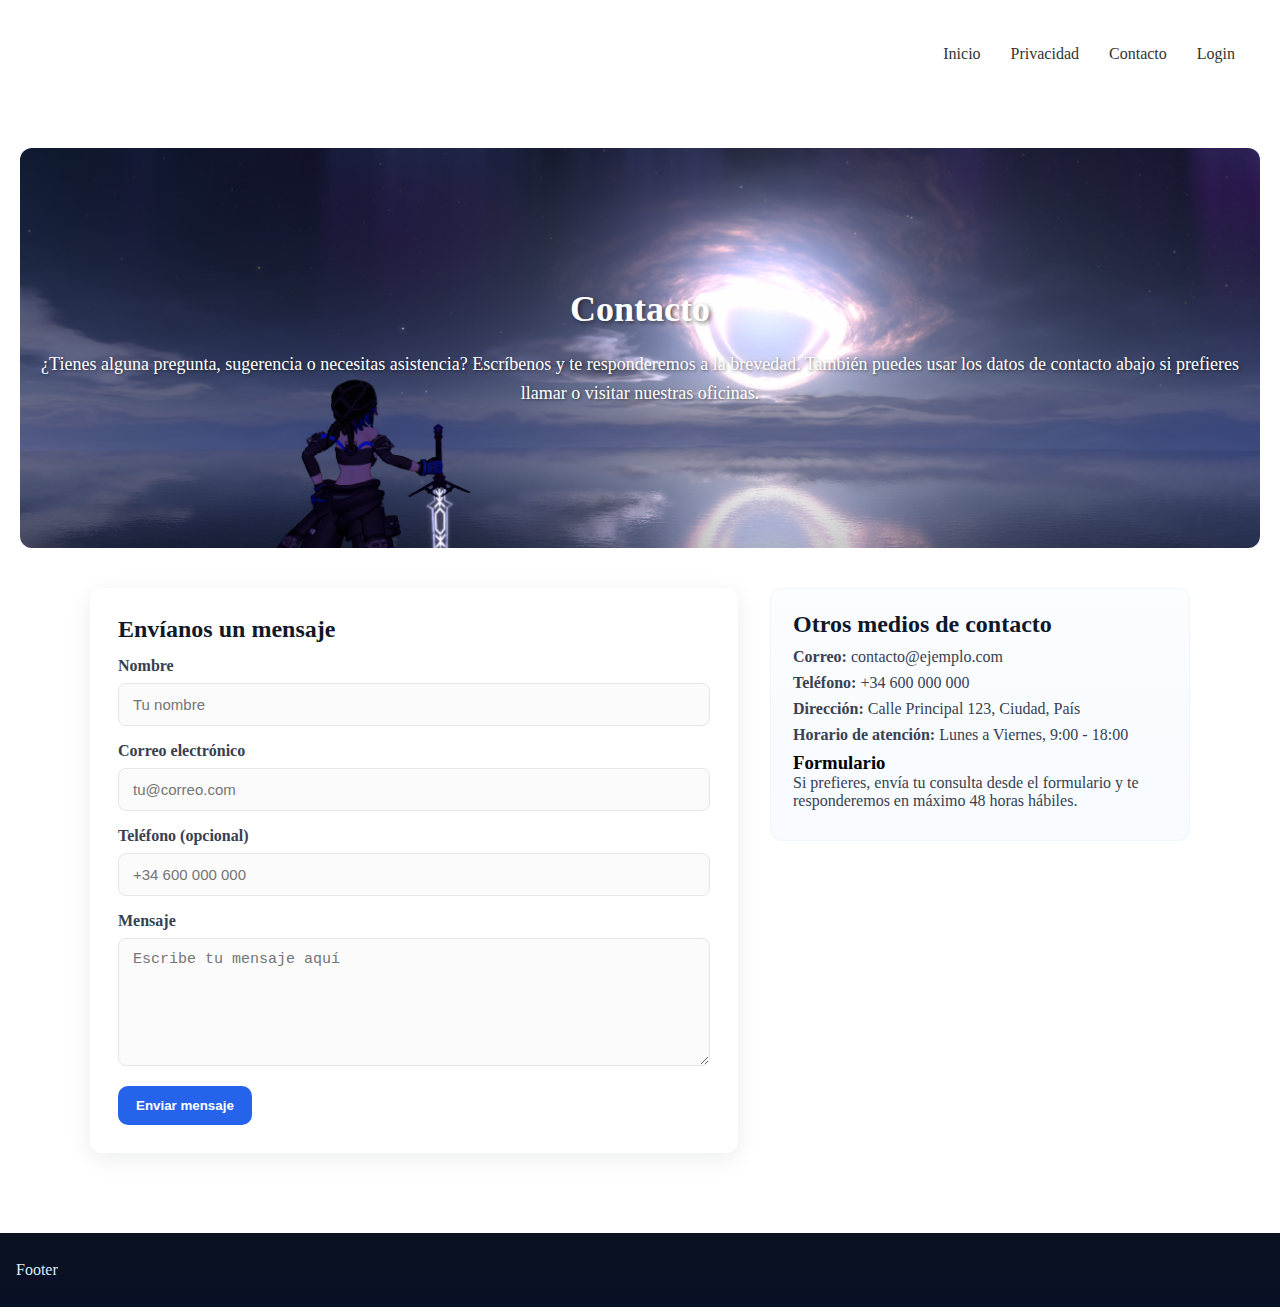
<file: paginas/contacto.html>
<!DOCTYPE html>
<html lang="en">
<head>
    <meta charset="UTF-8">
    <meta name="viewport" content="width=device-width, initial-scale=1.0">
    <title>Inicio</title>
    <link rel="stylesheet" href="../estilos.css">
</head>
<body>
    <header>
        <details class="menu-mobile">
            <summary>☰ Menú</summary>
            <nav>
                <ul>
                    <li><a href="../Index.html">Inicio</a></li>
                    
                    <li><a href="privacidad.html">Privacidad</a></li>
                    <li><a href="contacto.html">Contacto</a></li>
                    <li><a href="login.html">Login</a></li>
                </ul>
            </nav>
        </details>
        <nav class="menu-desktop">
            <ul>
             <li><a href="../Index.html">Inicio</a></li>
                
                <li><a href="privacidad.html">Privacidad</a></li>
                <li><a href="contacto.html">Contacto</a></li>
                <li><a href="login.html">Login</a></li>
            </ul>
        </nav>
    </header>
    <main>
        <section class="contacto-intro">
            <h1>Contacto</h1>
            <p>¿Tienes alguna pregunta, sugerencia o necesitas asistencia? Escríbenos y te responderemos a la brevedad. También puedes usar los datos de contacto abajo si prefieres llamar o visitar nuestras oficinas.</p>
        </section>

        <section class="contacto-contenido">
            <div class="contacto-form">
                <h2>Envíanos un mensaje</h2>
                <form id="contacto-form" action="#" method="post">
                    <div class="form-group">
                        <label for="nombre">Nombre</label>
                        <input type="text" id="nombre" name="nombre" placeholder="Tu nombre" required>
                    </div>
                    <div class="form-group">
                        <label for="email">Correo electrónico</label>
                        <input type="email" id="email" name="email" placeholder="tu@correo.com" required>
                    </div>
                    <div class="form-group">
                        <label for="telefono">Teléfono (opcional)</label>
                        <input type="tel" id="telefono" name="telefono" placeholder="+34 600 000 000">
                    </div>
                    <div class="form-group">
                        <label for="mensaje">Mensaje</label>
                        <textarea id="mensaje" name="mensaje" rows="6" placeholder="Escribe tu mensaje aquí" required></textarea>
                    </div>
                    <button type="submit" class="btn">Enviar mensaje</button>
                </form>
            </div>

            <div class="contacto-datos">
                <h2>Otros medios de contacto</h2>
                <p><strong>Correo:</strong> contacto@ejemplo.com</p>
                <p><strong>Teléfono:</strong> +34 600 000 000</p>
                <p><strong>Dirección:</strong> Calle Principal 123, Ciudad, País</p>
                <p><strong>Horario de atención:</strong> Lunes a Viernes, 9:00 - 18:00</p>
                <h3>Formulario</h3>
                <p>Si prefieres, envía tu consulta desde el formulario y te responderemos en máximo 48 horas hábiles.</p>
            </div>
        </section>
    </main>
    <footer>
        <p>Footer</p>
    </footer>
</body>
</html>
</file>
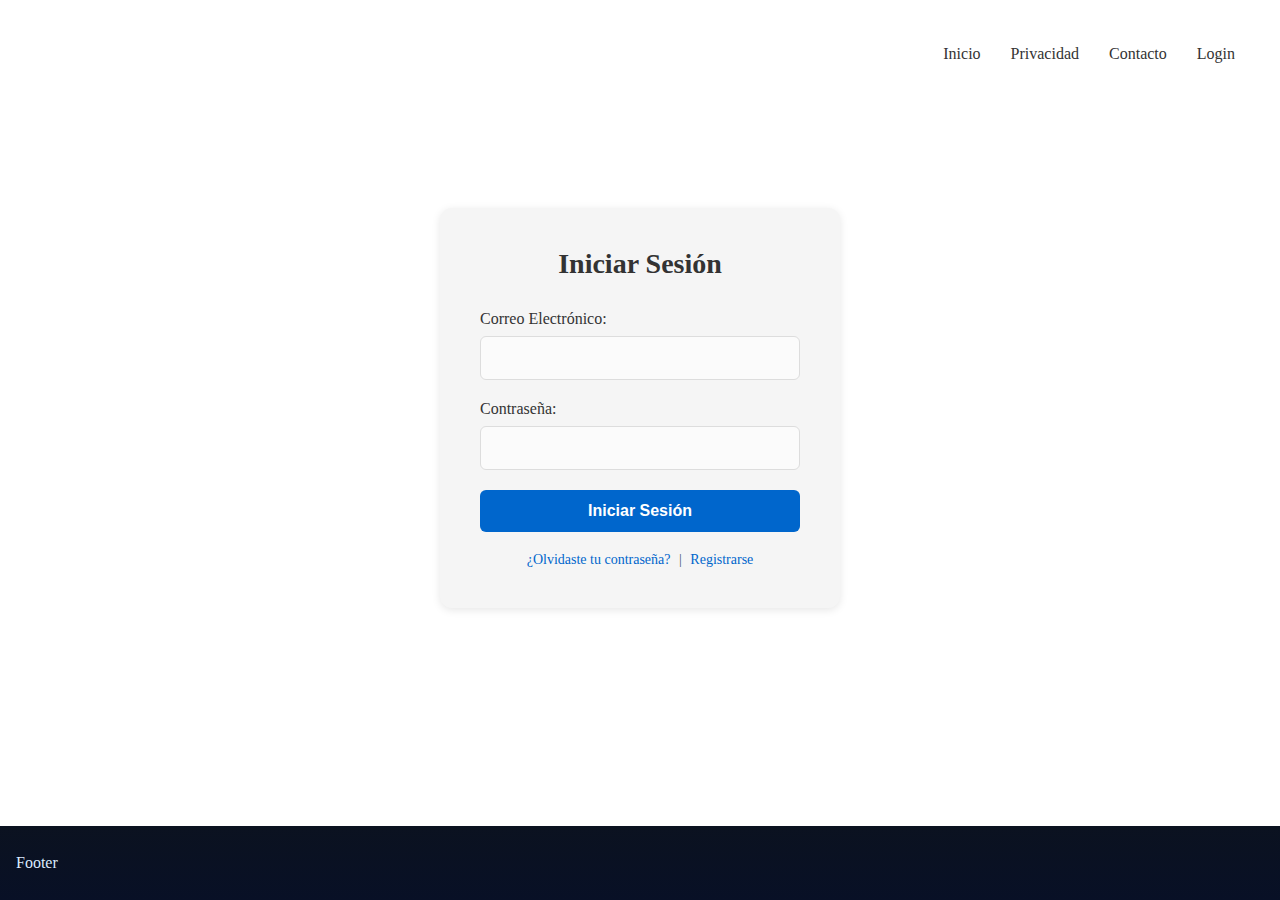
<file: paginas/login.html>
<!DOCTYPE html>
<html lang="es">
<head>
    <meta charset="UTF-8">
    <meta name="viewport" content="width=device-width, initial-scale=1.0">
    <title>Login</title>
    <link rel="stylesheet" href="../estilos.css">
    <style>
        .login-container {
            max-width: 400px;
            margin: 60px auto;
            padding: 40px;
            background-color: #f5f5f5;
            border-radius: 12px;
            box-shadow: 0 2px 8px rgba(0, 0, 0, 0.1);
        }

        .login-container h1 {
            text-align: center;
            color: #333;
            margin-bottom: 30px;
            font-size: 28px;
        }

        .form-group {
            margin-bottom: 20px;
        }

        .form-group label {
            display: block;
            margin-bottom: 8px;
            color: #333;
            font-weight: 500;
        }

        .form-group input {
            width: 100%;
            padding: 12px;
            border: 1px solid #ddd;
            border-radius: 6px;
            font-size: 16px;
            box-sizing: border-box;
            transition: border-color 0.3s ease;
        }

        .form-group input:focus {
            outline: none;
            border-color: #0066cc;
            box-shadow: 0 0 4px rgba(0, 102, 204, 0.3);
        }

        .login-btn {
            width: 100%;
            padding: 12px;
            background-color: #0066cc;
            color: white;
            border: none;
            border-radius: 6px;
            font-size: 16px;
            font-weight: 600;
            cursor: pointer;
            transition: background-color 0.3s ease;
        }

        .login-btn:hover {
            background-color: #0052a3;
        }

        .login-links {
            text-align: center;
            margin-top: 20px;
            font-size: 14px;
        }

        .login-links a {
            color: #0066cc;
            text-decoration: none;
            margin: 0 5px;
        }

        .login-links a:hover {
            text-decoration: underline;
        }
    </style>
</head>
<body>
    <header>
        <details class="menu-mobile">
            <summary>☰ Menú</summary>
            <nav>
                <ul>
                    <li><a href="../Index.html">Inicio</a></li>
                    
                    <li><a href="privacidad.html">Privacidad</a></li>
                    <li><a href="contacto.html">Contacto</a></li>
                    <li><a href="login.html">Login</a></li>
                </ul>
            </nav>
        </details>
        <nav class="menu-desktop">
            <ul>
                <li><a href="../Index.html">Inicio</a></li>
                
                <li><a href="privacidad.html">Privacidad</a></li>
                <li><a href="contacto.html">Contacto</a></li>
                <li><a href="login.html">Login</a></li>
            </ul>
        </nav>
    </header>
    <main>
        <div class="login-container">
            <h1>Iniciar Sesión</h1>
            <form>
                <div class="form-group">
                    <label for="email">Correo Electrónico:</label>
                    <input type="email" id="email" name="email" required>
                </div>
                <div class="form-group">
                    <label for="password">Contraseña:</label>
                    <input type="password" id="password" name="password" required>
                </div>
                <button type="submit" class="login-btn">Iniciar Sesión</button>
            </form>
            <div class="login-links">
                <a href="#">¿Olvidaste tu contraseña?</a> | 
                <a href="#">Registrarse</a>
            </div>
        </div>
    </main>
    <footer>
        <p>Footer</p>
    </footer>
</body>
</html>
</file>
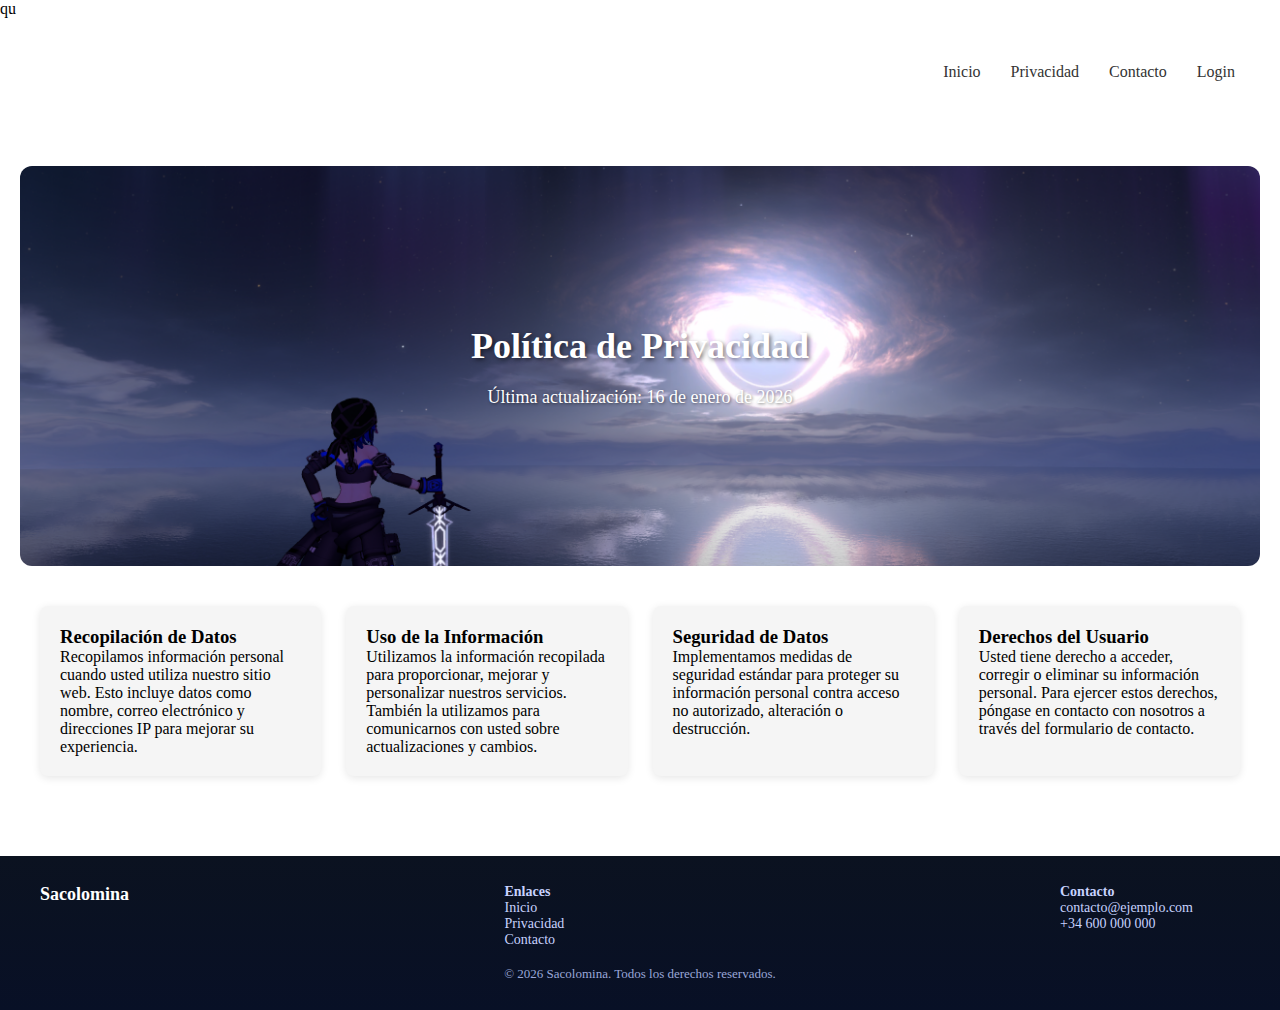
<file: paginas/privacidad.html>
qu<!DOCTYPE html>
<html lang="es">
<head>
    <meta charset="UTF-8">
    <meta name="viewport" content="width=device-width, initial-scale=1.0">
    <title>Privacidad</title>
    <link rel="stylesheet" href="../estilos.css">
</head>
<body>
    <header>
        <details class="menu-mobile">
            <summary>☰ Menú</summary>
            <nav>
                <ul>
                    <li><a href="../Index.html">Inicio</a></li>
                    
                    <li><a href="privacidad.html">Privacidad</a></li>
                    <li><a href="contacto.html">Contacto</a></li>
                    <li><a href="login.html">Login</a></li>
                </ul>
            </nav>
        </details>
        <nav class="menu-desktop">
            <ul>
                <li><a href="../Index.html">Inicio</a></li>
                
                <li><a href="privacidad.html">Privacidad</a></li>
                <li><a href="contacto.html">Contacto</a></li>
                <li><a href="login.html">Login</a></li>
            </ul>
        </nav>
    </header>
    <main>
        <section>
            <h1>Política de Privacidad</h1>
            <p>Última actualización: 16 de enero de 2026</p>
        </section>        
        <section class="grid-container">
            <div class="grid-item">
                <h3>Recopilación de Datos</h3>
                <p>Recopilamos información personal cuando usted utiliza nuestro sitio web. Esto incluye datos como nombre, correo electrónico y direcciones IP para mejorar su experiencia.</p>
            </div>
            <div class="grid-item">
                <h3>Uso de la Información</h3>
                <p>Utilizamos la información recopilada para proporcionar, mejorar y personalizar nuestros servicios. También la utilizamos para comunicarnos con usted sobre actualizaciones y cambios.</p>
            </div>
            <div class="grid-item">
                <h3>Seguridad de Datos</h3>
                <p>Implementamos medidas de seguridad estándar para proteger su información personal contra acceso no autorizado, alteración o destrucción.</p>
            </div>
            <div class="grid-item">
                <h3>Derechos del Usuario</h3>
                <p>Usted tiene derecho a acceder, corregir o eliminar su información personal. Para ejercer estos derechos, póngase en contacto con nosotros a través del formulario de contacto.</p>
            </div>
        </section>
    </main>
    <footer>
        <div class="footer-inner">
            <div class="footer-brand">Sacolomina</div>
            <div class="footer-col">
                <p><strong>Enlaces</strong></p>
                <p><a href="../Index.html">Inicio</a></p>
                <p><a href="privacidad.html">Privacidad</a></p>
                <p><a href="contacto.html">Contacto</a></p>
            </div>
            <div class="footer-col">
                <p><strong>Contacto</strong></p>
                <p>contacto@ejemplo.com</p>
                <p>+34 600 000 000</p>
            </div>
        </div>
        <div class="footer-bottom">© 2026 Sacolomina. Todos los derechos reservados.</div>
    </footer>
</body>
</html>
</file>
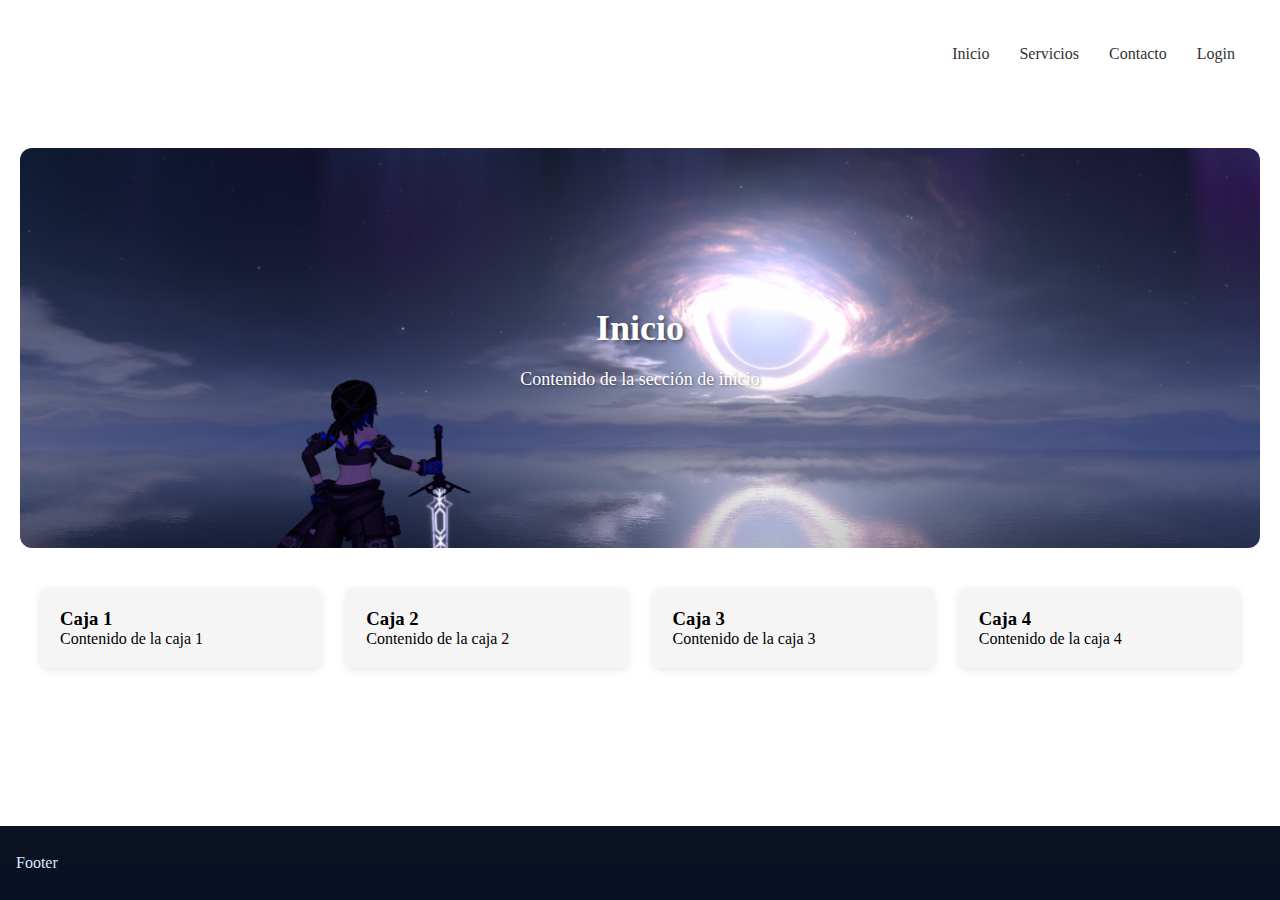
<file: paginas/servicios.html>
<!DOCTYPE html>
<html lang="en">
<head>
    <meta charset="UTF-8">
    <meta name="viewport" content="width=device-width, initial-scale=1.0">
    <title>Inicio</title>
    <link rel="stylesheet" href="../estilos.css">
</head>
<body>
    <header>
        <details class="menu-mobile">
            <summary>☰ Menú</summary>
            <nav>
                <ul>
                    <li><a href="../Index.html">Inicio</a></li>
                    
                    <li><a href="servicios.html">Servicios</a></li>
                    <li><a href="contacto.html">Contacto</a></li>
                    <li><a href="login.html">Login</a></li>
                </ul>
            </nav>
        </details>
        <nav class="menu-desktop">
            <ul>
               <li><a href="../Index.html">Inicio</a></li>
                
                <li><a href="servicios.html">Servicios</a></li>
                <li><a href="contacto.html">Contacto</a></li>
                <li><a href="login.html">Login</a></li>
            </ul>
        </nav>
    </header>
    <main>
        <section>
            <h1>Inicio</h1>
            <p>Contenido de la sección de inicio</p>
        </section>        
        <section class="grid-container">
            <div class="grid-item">
                <h3>Caja 1</h3>
                <p>Contenido de la caja 1</p>
            </div>
            <div class="grid-item">
                <h3>Caja 2</h3>
                <p>Contenido de la caja 2</p>
            </div>
            <div class="grid-item">
                <h3>Caja 3</h3>
                <p>Contenido de la caja 3</p>
            </div>
            <div class="grid-item">
                <h3>Caja 4</h3>
                <p>Contenido de la caja 4</p>
            </div>
        </section>
    </main>
    <footer>
        <p>Footer</p>
    </footer>
</body>
</html>
</file>
<file: estilos.css>
* {
    margin: 0;
    padding: 0;
    box-sizing: border-box;
}

/* Layout base para asegurar footer al fondo */
html, body { height: 100%; }
body { display: flex; flex-direction: column; min-height: 100vh; }

header {
    display: flex;
    justify-content: flex-end;
    align-items: center;
    padding: 20px;
    position: relative;
}

.menu-mobile {
    display: none;
    position: absolute;
    right: 20px;
}

.menu-mobile summary {
    cursor: pointer;
    font-size: 28px;
    color: #333;
    font-weight: 500;
    user-select: none;
    padding: 10px;
    list-style: none;
}

.menu-mobile summary::-webkit-details-marker {
    display: none;
}

.menu-mobile summary::marker {
    display: none;
}

.menu-mobile summary:hover {
    color: #0066cc;
    transition: color 0.3s ease;
}

.menu-mobile nav {
    position: absolute;
    top: 70px;
    left: 0;
    right: 0;
    background-color: #fff;
    box-shadow: 0 2px 8px rgba(0, 0, 0, 0.1);
    width: 100%;
}

.menu-desktop {
    display: block;
}

.menu-toggle {
    display: none;
    background: none;
    border: none;
    font-size: 28px;
    cursor: pointer;
    color: #333;
}

nav ul {
    display: flex;
    justify-content: flex-end;
    list-style: none;
    gap: 20px;
    padding: 20px;
}

nav a {
    text-decoration: none;
    color: #333;
    font-weight: 500;
}

nav a:hover {
    color: #0066cc;
}

main {
    padding: 40px 20px;
    flex: 1;
}

main > section:first-of-type {
    text-align: center;
    padding: 80px 20px;
    background: url('../imagenes/imagen_inicio.png') center/cover no-repeat;
    background-color: #f5f5f5;
    border-radius: 12px;
    margin-bottom: 40px;
    min-height: 400px;
    display: flex;
    flex-direction: column;
    justify-content: center;
    align-items: center;
}

main > section:first-of-type h1 {
    margin-bottom: 20px;
    color: #fff;
    text-shadow: 2px 2px 4px rgba(0, 0, 0, 0.5);
}

main > section:first-of-type p {
    font-size: 18px;
    color: #fff;
    text-shadow: 1px 1px 3px rgba(0, 0, 0, 0.5);
}

.grid-container {
    display: grid;
    grid-template-columns: repeat(auto-fit, minmax(250px, 1fr));
    gap: 20px;
    max-width: 1200px;
    margin: 0 auto;
}

.grid-item {
    background-color: #f5f5f5;
    padding: 20px;
    border-radius: 8px;
    box-shadow: 0 2px 8px rgba(0, 0, 0, 0.1);
    transition: transform 0.3s ease;
}

.grid-item:hover {
    transform: translateY(-5px);
    box-shadow: 0 4px 12px rgba(0, 0, 0, 0.15);
}

/* Product card tweaks */
.product-card { display:flex; flex-direction:column; gap:10px; }
.product-card img { width:100%; height:180px; object-fit:cover; border-radius:6px; }
.product-card h3 { font-size:18px; color:#0f172a; margin:0 }
.product-desc { color:#6b7280; font-size:14px; margin:6px 0 0 }
.price { color:#2563eb; font-weight:800; font-size:18px; margin-top:8px }
.product-card .btn { margin-top:auto; align-self:flex-start }

/* Estilos para la página de contacto */
.contacto-intro {

    margin: 0 auto 30px auto;
    text-align: center;
    padding: 40px 20px;
}
.contacto-intro h1 {
    font-size: 36px;
    color: #222;
    margin-bottom: 12px;
}
.contacto-intro p {
    color: #555;
    font-size: 17px;
    line-height: 1.6;
}

.contacto-contenido {
    max-width: 1100px;
    margin: 0 auto;
    display: grid;
    grid-template-columns: 1fr 420px;
    gap: 32px;
    align-items: start;
}

.contacto-form {
    background: #ffffff;
    padding: 28px;
    border-radius: 12px;
    box-shadow: 0 6px 24px rgba(16,24,40,0.08);
}

.contacto-form h2 {
    margin-bottom: 14px;
    color: #111827;
}

.form-group { margin-bottom: 14px; }
.form-group label { display:block; margin-bottom:6px; color:#374151; font-weight:600; }
.form-group input,
.form-group textarea {
    width:100%;
    padding:12px 14px;
    border:1px solid #e6e6e6;
    border-radius:8px;
    font-size:15px;
    background:#fbfbfb;
}
.form-group input:focus,
.form-group textarea:focus { outline:none; border-color:#2563eb; box-shadow:0 4px 16px rgba(37,99,235,0.12); }

.btn {
    display:inline-block;
    background:#2563eb;
    color:#fff;
    padding:12px 18px;
    border-radius:10px;
    border:none;
    font-weight:700;
    cursor:pointer;
    transition:background 0.18s ease, transform 0.12s ease;
}
.btn:hover { background:#1e4fd1; transform:translateY(-2px); }

.contacto-datos {
    background: linear-gradient(180deg,#fbfdff,#f7fbff);
    padding:22px;
    border-radius:12px;
    border:1px solid #eef6ff;
}
.contacto-datos h2{ margin-bottom:10px; color:#0f172a }
.contacto-datos p{ color:#374151; margin-bottom:8px }

/* Ajustes responsivos para contacto */
@media (max-width: 900px) {
    .contacto-contenido { grid-template-columns: 1fr; }
    .contacto-intro { padding: 28px 12px; }
    .contacto-form { padding: 20px; }
}

/* Estilos para login coherentes con el resto */
.login-section { max-width: 720px; margin: 30px auto; padding: 0 16px; }
.login-container {
    max-width: 420px;
    margin: 0 auto;
    padding: 34px;
    background-color: #ffffff;
    border-radius: 12px;
    box-shadow: 0 8px 30px rgba(2,6,23,0.08);
}
.login-container h1 { text-align:center; color:#0f172a; margin-bottom:18px; font-size:24px }
.form-group { margin-bottom:16px }
.form-group label { display:block; margin-bottom:8px; color:#374151; font-weight:600 }
.form-group input { width:100%; padding:12px 14px; border-radius:8px; border:1px solid #e6e6e6; background:#fbfbfb }
.form-group input:focus { outline:none; border-color:#2563eb; box-shadow:0 6px 20px rgba(37,99,235,0.08) }
.login-btn { width:100%; padding:12px 14px; border-radius:10px; background:#2563eb; color:#fff; border:none; font-weight:700; cursor:pointer }
.login-btn:hover { background:#1e4fd1 }
.login-links { text-align:center; margin-top:14px; font-size:14px; color:#475569 }
.login-links a { color:#2563eb; text-decoration:none }
.login-links a:hover { text-decoration:underline }

@media (max-width: 560px) {
    .login-container { padding:22px }
}

/* Footer global */
footer {
    background: linear-gradient(180deg,#0b1220,#081026);
    color: #dbeafe;
    padding: 28px 16px;
    margin-top: 40px;
}
.footer-inner {
    max-width: 1200px;
    margin: 0 auto;
    display: flex;
    gap: 24px;
    align-items: flex-start;
    justify-content: space-between;
    flex-wrap: wrap;
}
.footer-brand { font-weight:700; font-size:18px; color:#fff }
.footer-col { min-width:180px }
.footer-col p, .footer-col a { color:#c7d2fe; font-size:14px; text-decoration:none }
.footer-col a:hover { text-decoration:underline }
.footer-bottom { text-align:center; color:#9aa7d8; margin-top:18px; font-size:13px }

@media (max-width:700px) {
    .footer-inner { gap:12px }
    .footer-col { min-width:140px }
}



/* Móviles */
@media (max-width: 576px) {
    .menu-mobile {
        display: block;
    }

    .menu-desktop {
        display: none;
    }

    .menu-mobile nav ul {
        flex-direction: column;
        gap: 15px;
        padding: 25px;
        justify-content: flex-start;
    }

    .menu-mobile nav li {
        border-bottom: 1px solid #eee;
        padding: 15px 0;
    }

    .menu-mobile nav a {
        font-size: 18px;
    }

    .menu-mobile nav li:last-child {
        border-bottom: none;
    }

    .grid-container {
        grid-template-columns: 1fr;
        gap: 15px;
    }

    main {
        padding: 20px 10px;
    }

    h1 {
        font-size: 24px;
    }
}

/* Tablets */
@media (min-width: 577px) and (max-width: 768px) {
    nav ul {
        gap: 15px;
        padding: 15px;
    }

    .grid-container {
        grid-template-columns: repeat(2, 1fr);
        gap: 15px;
    }

    main {
        padding: 30px 15px;
    }

    h1 {
        font-size: 28px;
    }
}

/* Portátiles */
@media (min-width: 769px) and (max-width: 1200px) {
    nav ul {
        gap: 20px;
        padding: 20px;
    }

    .grid-container {
        grid-template-columns: repeat(3, 1fr);
        gap: 20px;
    }

    main {
        padding: 35px 20px;
    }

    h1 {
        font-size: 32px;
    }
}

/* Escritorio */
@media (min-width: 1201px) {
    nav ul {
        gap: 30px;
        padding: 25px;
    }

    .grid-container {
        grid-template-columns: repeat(4, 1fr);
        gap: 25px;
    }

    main {
        padding: 40px 20px;
    }

    h1 {
        font-size: 36px;
    }
}
</file>
